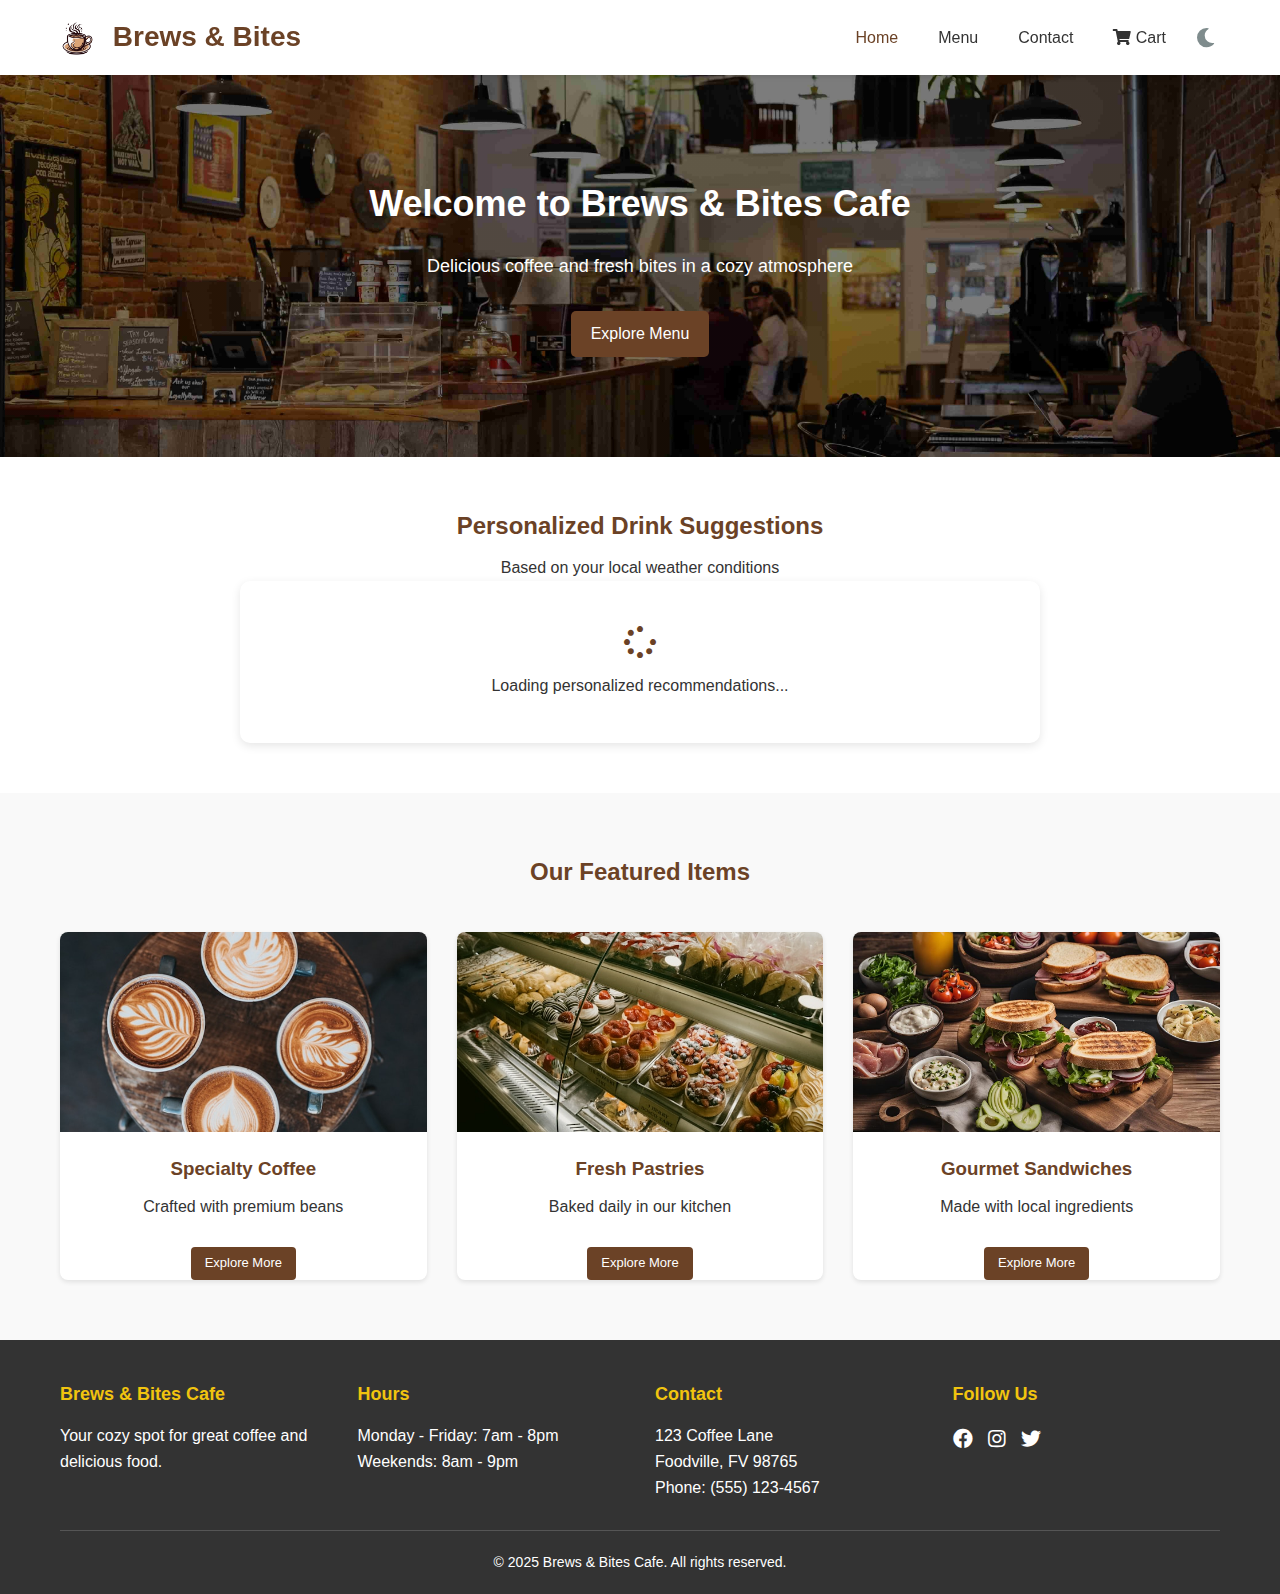
<file: index.html>
<!DOCTYPE html>
<html lang="en">
<head>
    <meta charset="UTF-8">
    <meta name="viewport" content="width=device-width, initial-scale=1.0">
    <meta name="description" content="Brews & Bites Cafe - Your cozy spot for great coffee and delicious food.">
    <meta name="keywords" content="Cafe, Coffee, Pastries, Sandwiches, Food">
    <meta name="author" content="Brews & Bites Cafe">
    <title>Brews & Bites Cafe</title>
      
    <link rel="stylesheet" href="https://cdnjs.cloudflare.com/ajax/libs/font-awesome/5.15.4/css/all.min.css">
    <link rel="stylesheet" href="css/styles.css">
</head>
<!-- This is the header section of the page -->
<body>
    <header>
        <div class="container">
            <div class="logo">
                <a href="index.html">
                    <h1>
                        
                        <img src="images/cafe-icon.png" alt="Cafe Logo" style="height:35px; width:35px; vertical-align: middle;" >
                        Brews & Bites
                    </h1>
                </a>
            </div>
            <nav>
                <!-- This is the checkbox for the mobile menu
                It is hidden but used to toggle the menu -->
                <input type="checkbox" id="check">
                <label for="check" class="checkbtn">
                    <i class="fas fa-bars"></i>
                </label>
                <ul>
                    <li><a href="index.html" class="active">Home</a></li>
                    <li><a href="menu.html">Menu</a></li>
                    
                    <li><a href="index.html#contact">Contact</a></li>
                    
                    <li><a href="cart.html" class="cart-icon">
                        <i class="fas fa-shopping-cart"></i> Cart
                        <span class="cart-count">0</span>
                        </a>
                    </li>
                    
                </ul>
               
            </nav>
            <div class="theme-toggle">
                <button id="theme-toggle-btn" aria-label="Toggle dark mode">
                    <i class="fas fa-moon"></i>
                </button>
            </div>
        </div>
    </header>

    <main>
        <section class="hero">
            <div class="container">
                
                <h2>Welcome to Brews & Bites Cafe</h2>
                <p>Delicious coffee and fresh bites in a cozy atmosphere</p>
                <a href="menu.html" class="btn">Explore Menu</a>
            </div>
        </section>
        <section class="weather-suggestions">
             <div class="container">
                <h2>Personalized Drink Suggestions</h2>
                <p>Based on your local weather conditions</p>
                <div id="weather-suggestion" class="suggestion-container">
                <div class="loading">
                    <i class="fas fa-spinner fa-spin"></i>
                    <p>Loading personalized recommendations...</p>
                </div>
            </div>
        </div>
    </section>

        <section class="featured">
            <div class="container">
                <h2>Our Featured Items</h2>
                <div class="featured-items">
                    <div class="item">
                        <img src="images/special-coffee.jpg" alt="Specialty Coffee" width="300" height="200" loading="lazy">
                        <h3>Specialty Coffee</h3>
                        <p>Crafted with premium beans</p>
                        <a href="menu.html#coffee" class="explore-btn">Explore More</a>
                    </div>
                    <div class="item">
                        <img src="images/pastry.jpg" alt="Fresh Pastries" width="300" height="200" loading="lazy">
                        <h3>Fresh Pastries</h3>
                        <p>Baked daily in our kitchen</p>
                        <a href="menu.html#pastries" class="explore-btn">Explore More</a>
                    </div>
                    <div class="item">
                        <img src="images/sandwich.jpg" alt="Gourmet Sandwiches" width="300" height="200" loading="lazy">
                        <h3>Gourmet Sandwiches</h3>
                        <p>Made with local ingredients</p>
                        <a href="menu.html#sandwiches" class="explore-btn">Explore More</a>
                    </div>
                </div>
            </div>
        </section>
    </main>

    <footer>
        <div class="container">
            <div class="footer-content">
                <div class="footer-section">
                    <h3>Brews & Bites Cafe</h3>
                    <p>Your cozy spot for great coffee and delicious food.</p>
                </div>
                <div class="footer-section">
                    <h3>Hours</h3>
                    <p>Monday - Friday: 7am - 8pm</p>
                    <p>Weekends: 8am - 9pm</p>
                </div>
                <div class="footer-section" id="contact">
                    <h3>Contact</h3>
                    <p>123 Coffee Lane</p>
                    <p>Foodville, FV 98765</p>
                    <p>Phone: (555) 123-4567</p>
                </div>
                <div class="footer-section">
                    <h3>Follow Us</h3>
                    <div class="social-icons">
                        <a href="#"><i class="fab fa-facebook"></i></a>
                        <a href="#"><i class="fab fa-instagram"></i></a>
                        <a href="#"><i class="fab fa-twitter"></i></a>
                    </div>
                </div>
            </div>
            <div class="copyright">
                <p>&copy; 2025 Brews & Bites Cafe. All rights reserved.</p>
            </div>
        </div>
    </footer>

    <script src="js/script.js"></script>
    <script src="js/weather.js"></script>
    <script src="js/cart.js"></script>
    <script src="js/theme-toggle.js"></script>
    
    
</body>
</html>
</file>
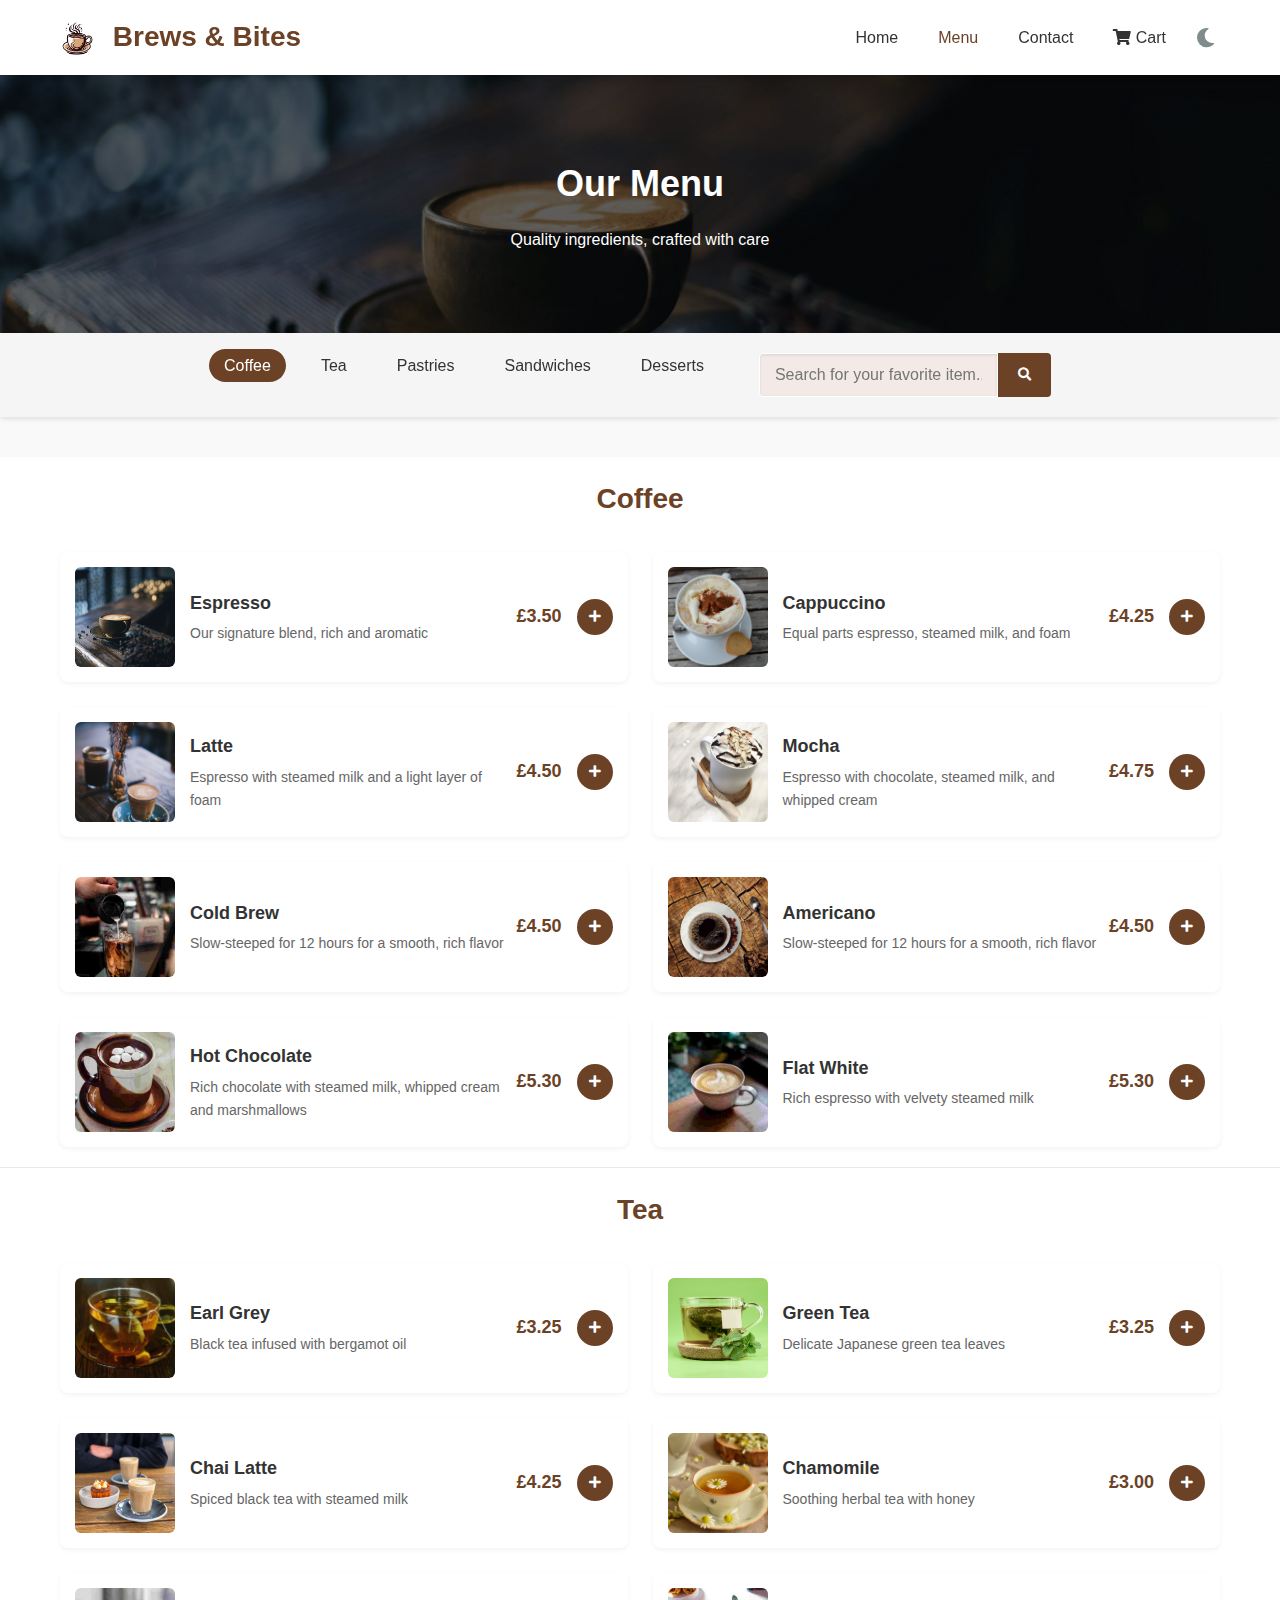
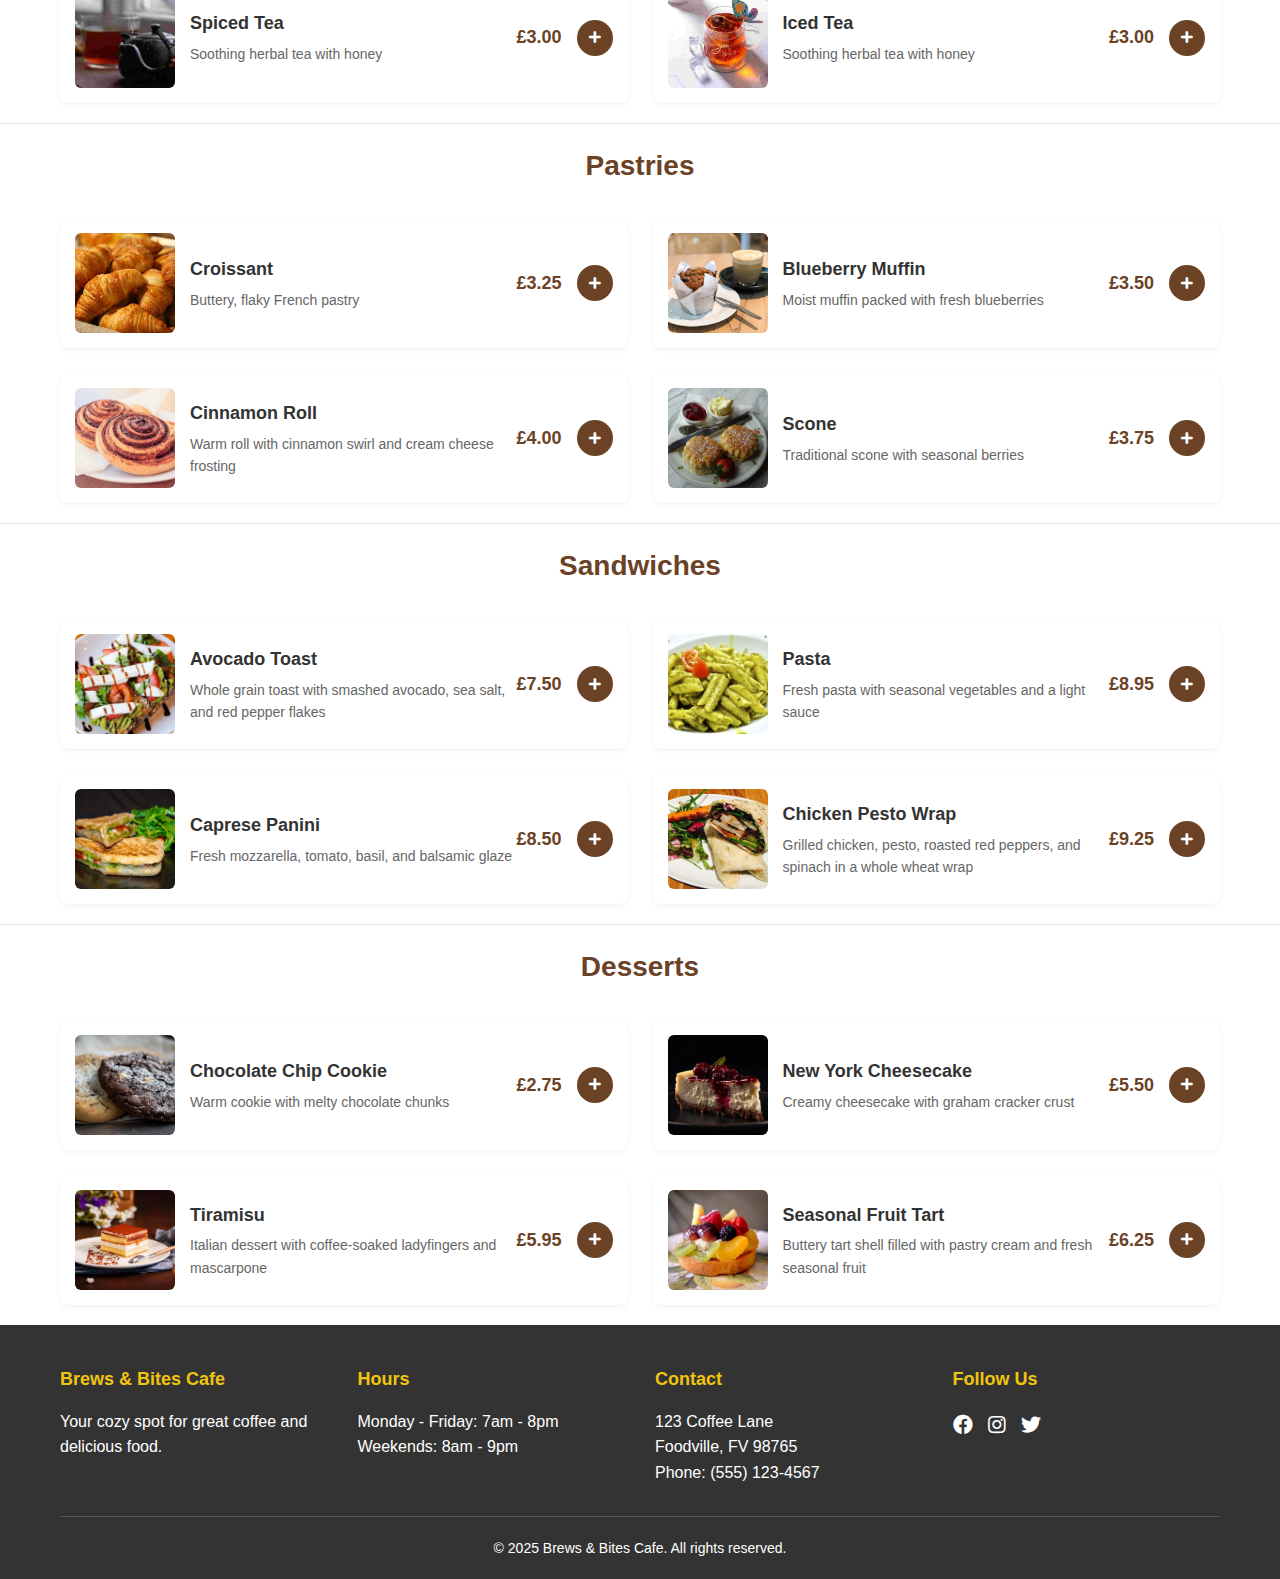
<file: menu.html>
<!DOCTYPE html>
<html lang="en">
<head>
    <meta charset="UTF-8">
    <meta name="viewport" content="width=device-width, initial-scale=1.0">
    <link rel="icon" href="assets/images/favicon.ico" type="image/x-icon" sizes="32x32">
    <title>Menu - Brews & Bites Cafe</title>
    <link rel="stylesheet" href="css/styles.css">
    <link rel="stylesheet" href="https://cdnjs.cloudflare.com/ajax/libs/font-awesome/5.15.4/css/all.min.css">
    
</head>
<body>
    <header>
        
        <div class="container">
                <div class="logo">
                    <a href="index.html">
                        <h1>
                            <img src="assets/images/cafe-icon.png" alt="Cafe Logo" style="height:35px; width:35px; vertical-align: middle;">
                            Brews & Bites
                        </h1>
                    </a>
                </div>
            <nav>
                <input type="checkbox" id="check">
                <label for="check" class="checkbtn">
                    <i class="fas fa-bars"></i>
                </label>
                <ul>
                    <li><a href="index.html">Home</a></li>
                    <li><a href="menu.html" class="active">Menu</a></li>
                    
                    <li><a href="index.html#contact">Contact</a></li>
                    <li><a href="cart.html" class="cart-icon">
                        <i class="fas fa-shopping-cart"></i> Cart
                        <span class="cart-count">0</span>
                    </a>
                    </li>
                    
                </ul>
            </nav>
            <div class="theme-toggle">
                <button id="theme-toggle-btn" aria-label="Toggle dark mode">
                    <i class="fas fa-moon"></i>
                </button>
            </div>
        </div>
    </header>

    <main id="menu-page">
        <section class="menu-hero">
            <div class="container">
                <h2>Our Menu</h2>
                <p>Quality ingredients, crafted with care</p>
            </div>
        </section>
        

        <div class="menu-nav">
            <div class="container">
                <ul class="menu-tabs">
                    <li><a href="#coffee" class="active">Coffee</a></li>
                    <li><a href="#tea">Tea</a></li>
                    <li><a href="#pastries">Pastries</a></li>
                    <li><a href="#sandwiches">Sandwiches</a></li>
                    <li><a href="#desserts">Desserts</a></li>
                    <li>
                        <div class="container">
                            <div class="search-container">
                                <input type="text" placeholder="Search for your favorite item..." id="menu-search-input" style="background-color: #f3eae7;">
                                <button id="search-button"><i class="fas fa-search"></i></button>
                            </div>
                        </div>
                    </li>
            </ul>
            </div>
        </div>
        <div class="menu-search">
             <div id ="search-results" class="search-results hidden">
                
                <div class="menu-items" id="search-results-items">
                    <!-- Search results will be dynamically inserted here -->
                </div>
                <button id="clear-search" class="btn">Back to Menu</button>
            </div>
           
        </div>

        <section id="coffee" class="menu-section">
            <div class="container">
                <h3>Coffee</h3>
                <div class="menu-items">
                    <div class="menu-item">
                        <div class="menu-item-image">
                            <img src="assets/images/menu-hero.jpg" alt="Espresso" loading="lazy">
                        </div>
                        <div class="menu-item-content">
                            <div class="menu-item-info">
                                <h4>Espresso</h4>
                                <p>Our signature blend, rich and aromatic</p>
                            </div>
                            <div class="menu-item-price">
                                <span>£3.50</span>
                                <button class="add-to-cart"><i class="fas fa-plus"></i></button>
                            </div>
                        </div>    
                    </div>

                    <div class="menu-item">
                        <div class="menu-item-image">
                            <img src="assets/images/coffee/cappiccino.jpg" alt="Cappuccino" loading="lazy">
                        </div>
                        <div class="menu-item-info">
                            <h4>Cappuccino</h4>
                            <p>Equal parts espresso, steamed milk, and foam</p>
                        </div>
                        <div class="menu-item-price">
                            <span>£4.25</span>
                            <button class="add-to-cart"><i class="fas fa-plus"></i></button>
                        </div>
                    </div>


                    <div class="menu-item">
                        <div class="menu-item-image">
                            <img src="assets/images/coffee/latte.jpg" alt="Latte" loading="lazy">
                        </div>
                        <div class="menu-item-info">
                            <h4>Latte</h4>
                            <p>Espresso with steamed milk and a light layer of foam</p>
                        </div>
                        <div class="menu-item-price">
                            <span>£4.50</span>
                            <button class="add-to-cart"><i class="fas fa-plus"></i></button>
                        </div>
                    </div>
                    <div class="menu-item">
                        <div class="menu-item-image">
                            <img src="assets/images/coffee/cafe-mocha.jpg" alt="Mocha" loading="lazy">
                        </div>
                        <div class="menu-item-info">
                            <h4>Mocha</h4>
                            <p>Espresso with chocolate, steamed milk, and whipped cream</p>
                        </div>
                        <div class="menu-item-price">
                            <span>£4.75</span>
                            <button class="add-to-cart"><i class="fas fa-plus"></i></button>
                        </div>
                    </div>
                    <div class="menu-item">
                        <div class="menu-item-image">
                            <img src="assets/images/coffee/iced-coffee.jpg" alt="Iced Coffee" loading="lazy">
                        </div>
                        <div class="menu-item-info">
                            <h4>Cold Brew</h4>
                            <p>Slow-steeped for 12 hours for a smooth, rich flavor</p>
                        </div>
                        <div class="menu-item-price">
                            <span>£4.50</span>
                            <button class="add-to-cart"><i class="fas fa-plus"></i></button>
                        </div>
                    </div>
                    <div class="menu-item">
                        <div class="menu-item-image">
                            <img src="assets/images/coffee/americano.jpg" alt="Americano" loading="lazy">
                        </div>
                        <div class="menu-item-info">
                            <h4>Americano</h4>
                            <p>Slow-steeped for 12 hours for a smooth, rich flavor</p>
                        </div>
                        <div class="menu-item-price">
                            <span>£4.50</span>
                            <button class="add-to-cart"><i class="fas fa-plus"></i></button>
                        </div>
                    </div>
                    <div class="menu-item">
                        <div class="menu-item-image">
                            <img src="assets/images/coffee/hot-chocolate.jpg" alt="Hot Chocolate" loading="lazy">
                        </div>
                        <div class="menu-item-info">
                            <h4>Hot Chocolate</h4>
                            <p>Rich chocolate with steamed milk, whipped cream and marshmallows</p>
                            
                        </div>
                        <div class="menu-item-price">
                            <span>£5.30</span>
                            <button class="add-to-cart"><i class="fas fa-plus"></i></button>
                        </div>
                    </div>
                    <div class="menu-item">
                        <div class="menu-item-image">
                            <img src="assets/images/coffee/flat-white.jpg" alt="Flat white" loading="lazy">
                        </div>
                        <div class="menu-item-info">
                            <h4>Flat White</h4>
                            <p>Rich espresso with velvety steamed milk</p>
                                                       
                        </div>
                        <div class="menu-item-price">
                            <span>£5.30</span>
                            <button class="add-to-cart"><i class="fas fa-plus"></i></button>
                        </div>
                    </div>
                </div>
            </div>
        </section>

        <section id="tea" class="menu-section">
            <div class="container">
                <h3>Tea</h3>
                <div class="menu-items">
                    
                        <div class="menu-item">
                            <div class="menu-item-image">
                                <img src="assets/images/tea/earl-gray.jpg" alt="Earl-gray" loading="lazy">
                        </div>
                        <div class="menu-item-info">
                            <h4>Earl Grey</h4>
                            <p>Black tea infused with bergamot oil</p>
                        </div>
                        <div class="menu-item-price">
                            <span>£3.25</span>
                            <button class="add-to-cart"><i class="fas fa-plus"></i></button>
                        </div>
                    </div>
                    <div class="menu-item">
                        <div class="menu-item-image">
                            <img src="assets/images/tea/green-tea.jpg" alt="Green Tea" loading="lazy">
                        </div>
                        <div class="menu-item-info">
                            <h4>Green Tea</h4>
                            <p>Delicate Japanese green tea leaves</p>
                        </div>
                        <div class="menu-item-price">
                            <span>£3.25</span>
                            <button class="add-to-cart"><i class="fas fa-plus"></i></button>
                        </div>
                    </div>
                    <div class="menu-item">
                        <div class="menu-item-image">
                            <img src="assets/images/tea/chai-latte.jpg" alt="Chai Latte" loading="lazy">
                        </div>
                        <div class="menu-item-info">
                            <h4>Chai Latte</h4>
                            <p>Spiced black tea with steamed milk</p>
                        </div>
                        <div class="menu-item-price">
                            <span>£4.25</span>
                            <button class="add-to-cart"><i class="fas fa-plus"></i></button>
                        </div>
                    </div>
                    <div class="menu-item">
                        <div class="menu-item-image">
                            <img src="assets/images/tea/chamomile.jpg" alt="Chamomile" loading="lazy">
                        </div>
                        <div class="menu-item-info">
                            <h4>Chamomile</h4>
                            <p>Soothing herbal tea with honey</p>
                        </div>
                        <div class="menu-item-price">
                            <span>£3.00</span>
                            <button class="add-to-cart"><i class="fas fa-plus"></i></button>
                        </div>
                    </div>
                    <div class="menu-item">
                        <div class="menu-item-image">
                            <img src="assets/images/tea/spiced-tea.jpg" alt="Spiced Tea" loading="lazy">
                        </div>
                        <div class="menu-item-info">
                            <h4>Spiced Tea</h4>
                            <p>Soothing herbal tea with honey</p>
                        </div>
                        <div class="menu-item-price">
                            <span>£3.00</span>
                            <button class="add-to-cart"><i class="fas fa-plus"></i></button>
                        </div>
                    </div>
                    <div class="menu-item">
                        <div class="menu-item-image">
                            <img src="assets/images/tea/iced-tea.jpg" alt="Iced Tea" loading="lazy">
                        </div>
                        <div class="menu-item-info">
                            <h4>Iced Tea</h4>
                            <p>Soothing herbal tea with honey</p>
                        </div>
                        <div class="menu-item-price">
                            <span>£3.00</span>
                            <button class="add-to-cart"><i class="fas fa-plus"></i></button>
                        </div>
                    </div>
                </div>
            </div>
        </section>

        <section id="pastries" class="menu-section">
            <div class="container">
                <h3>Pastries</h3>
                <div class="menu-items">

                    
                    <div class="menu-item">
                        <div class="menu-item-image">
                          <img src="assets/images/pastries/croissant.jpg" alt="Croissant" loading="lazy">
                        </div>
                        <div class="menu-item-info">
                            <h4>Croissant</h4>
                            <p>Buttery, flaky French pastry</p>
                        </div>
                        <div class="menu-item-price">
                            <span>£3.25</span>
                            <button class="add-to-cart"><i class="fas fa-plus"></i></button>
                        </div>
                    </div>
                    <div class="menu-item">
                        <div class="menu-item-image">
                            <img src="assets/images/pastries/blueBerryMuffin.jpg" alt="Blueberyy Muffin" loading="lazy">
                        </div>
                        <div class="menu-item-info">
                            <h4>Blueberry Muffin</h4>
                            <p>Moist muffin packed with fresh blueberries</p>
                        </div>
                        <div class="menu-item-price">
                            <span>£3.50</span>
                            <button class="add-to-cart"><i class="fas fa-plus"></i></button>
                        </div>
                    </div>
                    <div class="menu-item">
                        <div class="menu-item-image">
                            <img src="assets/images/pastries/cinnamon-rolls.jpg" alt="Cinnamon-rolls" loading="lazy">
                        </div>
                        <div class="menu-item-info">
                            <h4>Cinnamon Roll</h4>
                            <p>Warm roll with cinnamon swirl and cream cheese frosting</p>
                        </div>
                        <div class="menu-item-price">
                            <span>£4.00</span>
                            <button class="add-to-cart"><i class="fas fa-plus"></i></button>
                        </div>
                    </div>
                    <div class="menu-item">
                        <div class="menu-item-image">
                            <img src="assets/images/pastries/scones.jpg" alt="Scones" loading="lazy">
                        </div>
                        <div class="menu-item-info">
                            <h4>Scone</h4>
                            <p>Traditional scone with seasonal berries</p>
                        </div>
                        <div class="menu-item-price">
                            <span>£3.75</span>
                            <button class="add-to-cart"><i class="fas fa-plus"></i></button>
                        </div>
                    </div>
                </div>
            </div>
        </section>

        <section id="sandwiches" class="menu-section">
            <div class="container">
                <h3>Sandwiches</h3>
                <div class="menu-items">
                    <div class="menu-item">
                        <div class="menu-item-image">
                            <img src="assets/images/sandwiches/avocado-toast.jpg" alt="Avacado Toast" loading="lazy">
                       </div>
                        <div class="menu-item-info">
                            <h4>Avocado Toast</h4>
                            <p>Whole grain toast with smashed avocado, sea salt, and red pepper flakes</p>
                        </div>
                        <div class="menu-item-price">
                            <span>£7.50</span>
                            <button class="add-to-cart"><i class="fas fa-plus"></i></button>
                        </div>
                    </div>
                    <div class="menu-item">
                        <div class="menu-item-image">
                            <img src="assets/images/sandwiches/pasta.jpg" alt="Pasta" loading="lazy">
                        </div>
                        <div class="menu-item-info">
                            <h4>Pasta</h4>
                            <p>Fresh pasta with seasonal vegetables and a light sauce</p>
                            
                        </div>
                        <div class="menu-item-price">
                            <span>£8.95</span>
                            <button class="add-to-cart"><i class="fas fa-plus"></i></button>
                        </div>
                    </div>
                    <div class="menu-item">
                        <div class="menu-item-image">
                            <img src="assets/images/sandwiches/cheese-Panini.jpg" alt="Caprese Panini" loading="lazy">
                        </div>
                        <div class="menu-item-info">
                            <h4>Caprese Panini</h4>
                            <p>Fresh mozzarella, tomato, basil, and balsamic glaze</p>
                        </div>
                        <div class="menu-item-price">
                            <span>£8.50</span>
                            <button class="add-to-cart"><i class="fas fa-plus"></i></button>
                        </div>
                    </div>
                    <div class="menu-item">
                        <div class="menu-item-image">
                            <img src="assets/images/sandwiches/chicken-pesto-wrap.jpg" alt="Espresso" loading="lazy">
                        </div>
                        <div class="menu-item-info">
                            <h4>Chicken Pesto Wrap</h4>
                            <p>Grilled chicken, pesto, roasted red peppers, and spinach in a whole wheat wrap</p>
                        </div>
                        <div class="menu-item-price">
                            <span>£9.25</span>
                            <button class="add-to-cart"><i class="fas fa-plus"></i></button>
                        </div>
                    </div>
                </div>
            </div>
        </section>

        <section id="desserts" class="menu-section">
            <div class="container">
                <h3>Desserts</h3>
                <div class="menu-items">
                    <div class="menu-item">
                        <div class="menu-item-image">
                            <img src="assets/images/desserts/cookies.jpg" alt="Chocolate Chip Cookie" loading="lazy">
                        </div>
                        <div class="menu-item-info">
                            <h4>Chocolate Chip Cookie</h4>
                            <p>Warm cookie with melty chocolate chunks</p>
                        </div>
                        <div class="menu-item-price">
                            <span>£2.75</span>
                            <button class="add-to-cart"><i class="fas fa-plus"></i></button>
                        </div>
                    </div>
                    <div class="menu-item">
                        <div class="menu-item-image">
                            <img src="assets/images/desserts/cheese-cake-1.jpg" alt="Cheesecake" loading="lazy">
                        </div>
                        <div class="menu-item-info">
                            <h4>New York Cheesecake</h4>
                            <p>Creamy cheesecake with graham cracker crust</p>
                        </div>
                        <div class="menu-item-price">
                            <span>£5.50</span>
                            <button class="add-to-cart"><i class="fas fa-plus"></i></button>
                        </div>
                    </div>
                    <div class="menu-item">
                        <div class="menu-item-image">
                            <img src="assets/images/desserts/tiramisu.jpg" alt="Tiramisu" loading="lazy">
                        </div>
                        <div class="menu-item-info">
                            <h4>Tiramisu</h4>
                            <p>Italian dessert with coffee-soaked ladyfingers and mascarpone</p>
                        </div>
                        <div class="menu-item-price">
                            <span>£5.95</span>
                            <button class="add-to-cart"><i class="fas fa-plus"></i></button>
                        </div>
                    </div>
                    <div class="menu-item">
                        <div class="menu-item-image">
                            <img src="assets/images/desserts/fruit-tart.jpg" alt="Fruit Tart" loading="lazy">
                        </div>
                        <div class="menu-item-info">
                            <h4>Seasonal Fruit Tart</h4>
                            <p>Buttery tart shell filled with pastry cream and fresh seasonal fruit</p>
                        </div>
                        <div class="menu-item-price">
                            <span>£6.25</span>
                            <button class="add-to-cart"><i class="fas fa-plus"></i></button>
                        </div>
                    </div>
                </div>
            </div>
        </section>
    </main>

    <footer>
        <div class="container">
            <div class="footer-content">
                <div class="footer-section">
                    <h3>Brews & Bites Cafe</h3>
                    <p>Your cozy spot for great coffee and delicious food.</p>
                </div>
                <div class="footer-section">
                    <h3>Hours</h3>
                    <p>Monday - Friday: 7am - 8pm</p>
                    <p>Weekends: 8am - 9pm</p>
                </div>
                <div class="footer-section">
                    <h3>Contact</h3>
                    <p>123 Coffee Lane</p>
                    <p>Foodville, FV 98765</p>
                    <p>Phone: (555) 123-4567</p>
                </div>
                <div class="footer-section">
                    <h3>Follow Us</h3>
                    <div class="social-icons">
                        <a href="#"><i class="fab fa-facebook"></i></a>
                        <a href="#"><i class="fab fa-instagram"></i></a>
                        <a href="#"><i class="fab fa-twitter"></i></a>
                    </div>
                </div>
            </div>
            <div class="copyright">
                <p>&copy; 2025 Brews & Bites Cafe. All rights reserved.</p>
            </div>
        </div>
    </footer>

    <script src="js/script.js"></script>
    <script src="js/cart.js"></script>
    <script src="js/search.js"></script>
    <script src="js/theme-toggle.js"></script>
</body>
</html>
</file>
<file: css/styles.css>
/* Base Styles */
:root {
  /* Light theme (default) */
  --background-color: #fff;
  --text-color: #333;
  --header-bg: #f9f5f1;
  --card-bg: #ffffff;
  --card-shadow: 0 2px 5px rgba(0,0,0,0.1);
  --primary-color: #6b4226;
  --secondary-color: white;
  --accent-color: #e74c3c;
  --border-color: #ddd;
  
  --menu-section-bg: #fff;
  --input-bg: #f9f9f9;
  
  --buttn-hover-bg: #8c5e38;
  --buttn-text-color: #fff;
  --menu-nav-bar: #f5f5f5;
  --menu-item-info:#666;
  --cart-item-bg:white;
}


[data-theme="dark"] {
  /* Dark theme */
  --background-color: #222;
  --text-color: #f0f0f0;
  --header-bg: #2c2c2c;
  --card-bg: #333;
  --card-shadow: 0 2px 5px rgba(0,0,0,0.3);
  --primary-color: white;
  --secondary-color: #6b4226;
  --accent-color: #ff6b6b;
  --border-color: #555;
  --footer-bg: #fff;
  --menu-section-bg: #333;
  --input-bg: #222;
  --buttn-bg: #fff;
  --buttn-hover-bg: #8c5e38;
  --buttn-text-color:#6b4226;
  --menu-nav-bar: #8c5e38;
  --menu-item-info: white;
  --cart-item-bg:#8c5e38
}

* {
    margin: 0;
    padding: 0;
    box-sizing: border-box;
}

body {
    font-family: 'Arial', sans-serif;
    line-height: 1.6;
    color: var(--text-color);
}
.logo img {
    height: 40px;
    width: 40px;
    border-radius: 50%;
    object-fit: cover;
    vertical-align: middle;
    margin-right: 10px;
}

.container {
    max-width: 1200px;
    margin: 0 auto;
    padding: 0 20px;
}

a {
    text-decoration: none;
    color: inherit;
}

ul {
    list-style: none;
}

img {
    max-width: 100%;
    height: auto;
}

.btn {
    display: inline-block;
    background: var(--primary-color);
    color: var(--buttn-text-color);
    padding: 10px 20px;
    border-radius: 5px;
    transition: background 0.3s ease;
}

.btn:hover {
    background: var(--buttn-hover-bg);
}


/* Header Styles */
header {
    background-color: var(--background-color);
    box-shadow: var(--card-shadow);
    position: sticky;
    top: 0;
    z-index: 100;
}

header .container {
    display: flex;
    justify-content: space-between;
    align-items: center;
    padding: 15px 20px;
}

.logo h1 {
    font-size: 28px;
    color:var(--primary-color);
}

nav{
    margin-left: auto;
}

nav ul {
    display: flex;
}

nav ul li {
    margin-left: 20px;
}

nav ul li a {
    padding: 10px;
    font-weight: 500;
    transition: color 0.3s ease;
}

nav ul li a:hover, nav ul li a.active {
    color:var(--primary-color);
}

.cart-icon {
    position: relative;
}

.checkbtn {
    font-size: 24px;
    cursor: pointer;
    display: none;
}

#check {
    display: none;
}

/* Hero Section */
.hero {
    background: linear-gradient(rgba(0, 0, 0, 0.5), rgba(0, 0, 0, 0.5)), url('../assets/images/cafe-hero.jpg');
    background-size: cover;
    background-position: center;
    color: white;
    text-align: center;
    padding: 100px 20px;
}

.hero h2 {
    font-size: 36px;
    margin-bottom: 20px;
}

.hero p {
    font-size: 18px;
    margin-bottom: 30px;
}

/* Featured Section */
.featured {
    padding: 60px 0;
    background-color: var(--input-bg);
}

.featured h2 {
    text-align: center;
    margin-bottom: 40px;
    color: var(--primary-color);
}

.featured-items {
    display: grid;
    grid-template-columns: repeat(auto-fit, minmax(300px, 1fr));
    gap: 30px;
}
/* Featured explore button styles */
.explore-btn {
    display: inline-block;  /* Change from block to inline-block */
    background-color: var(--primary-color);
    color:var(--buttn-text-color);
    padding: 6px 14px;
    border-radius: 4px;
    margin: 12px auto 0 auto;
    text-decoration: none;
    font-size: 13px;
    transition: background-color 0.3s ease;
    text-align: center;
    min-width: 80px;
    max-width: 120px;  /* Add a maximum width */
}
.explore-btn:hover {
    background-color: #8D6E63;
}

.item {
    background: var(--background-color);
    border-radius: 8px;
    overflow: hidden;
    box-shadow: var(--card-shadow);
    transition: transform 0.3s ease;
    text-align: center;
}

.item:hover {
    transform: translateY(-5px);
}

.item img {
    width: 100%;
    height: 200px;
    object-fit: cover;
}

.item h3, .item p {
    padding: 0 15px;
}

.item h3 {
    margin: 15px 0 10px;
    color:var(--primary-color);
}

.item p {
    margin-bottom: 15px;
}

/* Footer Styles */
footer {
    background-color:#333;
    color:white;
    padding: 40px 0 20px;
}

.footer-content {
    display: grid;
    grid-template-columns: repeat(auto-fit, minmax(200px, 1fr));
    gap: 30px;
    margin-bottom: 30px;
}

.footer-section h3 {
    font-size: 18px;
    margin-bottom: 15px;
    color: #f1c40f;
}

.social-icons {
    display: flex;
    gap: 15px;
    margin-top: 10px;
}

.social-icons a {
    font-size: 20px;
    transition: color 0.3s ease;
}

.social-icons a:hover {
    color: #f1c40f;
}

.copyright {
    text-align: center;
    border-top: 1px solid #555;
    padding-top: 20px;
    font-size: 14px;
}


/* Responsive Design */
@media (max-width: 768px) {
    .checkbtn {
        display: block;
    }
    
    nav ul {
        position: fixed;
        width: 100%;
        height: 100vh;
        background: var(--text-color);
        top: 80px;
        left: -100%;
        flex-direction: column;
        text-align: center;
        transition: all 0.5s;
        z-index: 999;
    }
    
    nav ul li {
        display: block;
        margin: 30px 0;
        line-height: 30px;
    }
    
    nav ul li a {
        font-size: 20px;
        color: var(--secondary-color);
    }
    
    #check:checked ~ ul {
        left: 0;
    }
    
    .hero h2 {
        font-size: 28px;
    }
    
    .hero p {
        font-size: 16px;
    }
    
    .footer-content {
        grid-template-columns: 1fr;
        text-align: center;
    }
    
    .social-icons {
        justify-content: center;
    }
}


/* Menu Page Styles */
#menu-page {
    background-color: var(--background-color);
}
.menu-hero {
   background: linear-gradient(rgba(0, 0, 0, 0.6), rgba(0, 0, 0, 0.6)), url('../assets/images/menu-hero.jpg');
    background-size: cover;
    background-position: center;
    color: white;
    text-align: center;
    padding: 80px 20px;
}


.menu-hero h2 {
    
    font-size: 36px;
    margin-bottom: 15px;
}

.menu-nav {
    background-color: var(--menu-nav-bar);
    padding: 15px 0;
    position: sticky;
    top: 80px;
    z-index: 90;
    box-shadow: 0 2px 5px rgba(0, 0, 0, 0.1);
}

.menu-tabs {
    display: flex;
    justify-content: center;
    flex-wrap: wrap;
}

.menu-tabs li {
    margin: 5px 10px;
}

.menu-tabs a {
    padding: 8px 15px;
    border-radius: 20px;
    transition: all 0.3s ease;
    font-weight: 500;
}

.menu-tabs a:hover, .menu-tabs a.active {
    background-color: var(--primary-color);
    color: var(--secondary-color);
}

.menu-section {
    padding: 20px 0;
    border-bottom: 1px solid #eaeaea;
}

.menu-section:last-child {
    border-bottom: none;
}

.menu-section h3 {
    text-align: center;
    color:var(--primary-color);
    margin-bottom: 30px;
    font-size: 28px;
}


.menu-items {
    display: grid;
    grid-template-columns: repeat(auto-fit, minmax(450px, 1fr));
    gap: 25px;
}

.menu-item {
    display: flex;
    justify-content: space-between;
    align-items: center;
    padding: 15px;
    background-color: var(--secondary-color);
    border-radius: 8px;
    box-shadow: 0 2px 5px rgba(0, 0, 0, 0.05);
    transition: transform 0.3s ease;
}

.menu-item:hover {
    transform: translateY(-3px);
    box-shadow: 0 4px 8px rgba(0,0,0,0.15);
}

.menu-item-image {
    width: 100px;
    height: 100px;
    margin-right: 15px;
    border-radius: 6px;
    overflow: hidden;
    flex-shrink: 0;
}

.menu-item-image img {
    width: 100%;
    height: 100%;
    object-fit: cover;
    transition: transform 0.3s ease;
}

.menu-item:hover .menu-item-image img {
    transform: scale(1.05);
}

.menu-item-content {
    flex: 1;
    display: flex;
    justify-content: space-between;
}
/* ------------ */


.menu-item-info {
    flex: 1;
}

.menu-item-info h4 {
    font-size: 18px;
    margin-bottom: 5px;
    color:var(--text-color);
}

.menu-item-info p {
    color: var(--menu-item-info);
    font-size: 14px;
}

.menu-item-price {
    display: flex;
    align-items: center;
}

.menu-item-price span {
    font-weight: 600;
    font-size: 18px;
    color: var(--primary-color);
    margin-right: 15px;
}
/* ------------------------------------------------ */


/* Responsive adjustments */
@media (max-width: 768px) {
    .menu-item {
        flex-direction: column;
    }
    
    .menu-item-image {
        width: 100%;
        height: 150px;
        margin-right: 0;
        margin-bottom: 15px;
    }
    
    .menu-item-content {
        flex-direction: column;
    }
    
    .menu-item-price {
        margin-top: 10px;
        align-self: flex-end;
    }
}

.menu-item-info p {
    color: var(--menu-item-info);
    font-size: 14px;
}

.menu-item-price {
    display: flex;
    align-items: center;
}

.menu-item-price span {
    font-weight: 600;
    font-size: 18px;
    color:var(--primary-color);
    margin-right: 15px;
}

.add-to-cart {
    background-color: var(--primary-color);
    color: var(--secondary-color);
    border: none;
    border-radius: 50%;
    width: 36px;
    height: 36px;
    display: flex;
    align-items: center;
    justify-content: center;
    cursor: pointer;
    transition: background-color 0.3s ease;
}

.add-to-cart:hover {
    background-color: var(--menu-nav-bar)
}

/* Responsive adjustments for menu page */
@media (max-width: 768px) {
    .menu-tabs {
        overflow-x: auto;
        justify-content: flex-start;
        padding-bottom: 5px;
    }
    
    .menu-items {
        grid-template-columns: 1fr;
    }
    
    .menu-item {
        flex-direction: column;
        align-items: flex-start;
    }
    
    .menu-item-price {
        width: 100%;
        justify-content: space-between;
        margin-top: 15px;
    }
}
    /* add-to-cart confirmation message: */

.add-to-cart {
    background-color: var(--primary-color);
    color: var(--secondary-color);
    border: none;
    border-radius: 50%;
    width: 36px;
    height: 36px;
    display: flex;
    align-items: center;
    justify-content: center;
    cursor: pointer;
    transition: background-color 0.3s ease;
}

.add-to-cart:hover {
    background-color: var(--buttn-hover-bg);
}

/* Responsive adjustments for menu page */
@media (max-width: 768px) {
    .menu-tabs {
        overflow-x: auto;
        justify-content: flex-start;
        padding-bottom: 5px;
    }
    
    .menu-items {
        grid-template-columns: 1fr;
    }
    
    .menu-item {
        flex-direction: column;
        align-items: flex-start;
    }
    
    .menu-item-price {
        width: 100%;
        justify-content: space-between;
        margin-top: 15px;
    }
}


 /* add-to-cart confirmation message: */

.add-confirmation {
    position: absolute;
    background-color:var(--primary-color);
    color: var(--secondary-color);
    padding: 5px 10px;
    border-radius: 4px;
    font-size: 14px;
    bottom: -30px;
    right: 10px;
    animation: fadeIn 0.3s, fadeOut 0.3s 1.2s forwards;
}

@keyframes fadeIn {
    from { opacity: 0; transform: translateY(-10px); }
    to { opacity: 1; transform: translateY(0); }
}

@keyframes fadeOut {
    from { opacity: 1; }
    to { opacity: 0; }
}

 /* Cart Icon Styles */
.cart-count {
    display: inline-flex;
    align-items: center;
    justify-content: center;
    background-color: #e74c3c;
    color: var(--secondary-color);
    border-radius: 50%;
    width: 20px;
    height: 20px;
    font-size: 12px;
    margin-left: 5px;
}

.menu-item {
    position: relative;
}

/* Cart Page Styles */
.cart-section {
    padding: 60px 0;
    background-color: var(--secondary-color);
}

.cart-section h2 {
    color:var(--primary-color);
    margin-bottom: 30px;
    text-align: center;
}

#cart-items {
    margin-bottom: 30px;
}

.cart-item {
    display: flex;
    justify-content: space-between;
    align-items: center;
    padding: 15px;
    margin-bottom: 15px;
    background-color: var(--cart-item-bg);
    border-radius: 8px;
    box-shadow: 0 2px 5px rgba(0, 0, 0, 0.05);
}

.cart-item-info {
    display: flex;
    align-items: center;
    flex: 1;
}

.cart-item-details {
    margin-left: 15px;
}

.cart-item-details h4 {
    margin-bottom: 5px;
    color: var(--text-color);
}

.cart-item-price {
    font-weight: 600;
    color: var(--primary-color);
}

.cart-item-quantity {
    display: flex;
    align-items: center;
    margin: 0 20px;
}

.cart-item-quantity button {
    background-color: #f5f5f5;
    border: 1px solid #ddd;
    width: 30px;
    height: 30px;
    display: flex;
    align-items: center;
    justify-content: center;
    cursor: pointer;
    font-size: 16px;
}

.cart-item-quantity span {
    margin: 0 10px;
    min-width: 30px;
    text-align: center;
}

.cart-item-total {
    font-weight: 600;
    color: var(--primary-color);
    min-width: 80px;
    text-align: right;
}

.cart-item-remove {
    color: #e74c3c;
    background: none;
    border: none;
    cursor: pointer;
    font-size: 18px;
    margin-left: 15px;
}

.cart-summary {
    display: flex;
    flex-wrap: wrap;
    gap: 30px;
    margin-bottom: 30px;
}

.cart-total {
    background-color: var(--secondary-color);
    padding: 20px;
    border-radius: 8px;
    box-shadow: 0 2px 5px rgba(0, 0, 0, 0.05);
    flex: 1;
    min-width: 300px;
}

.cart-total h3 {
    margin-bottom: 15px;
    color: var(--primary-color);
}

.summary-row {
    display: flex;
    justify-content: space-between;
    margin-bottom: 10px;
    padding-bottom: 10px;
    border-bottom: 1px solid #eee;
}

.summary-row.total {
    font-weight: 700;
    font-size: 1.2em;
    color:var(--primary-color);
    border-bottom: none;
}

.cart-actions {
    display: flex;
    flex-direction: column;
    gap: 15px;
    justify-content: flex-end;
    min-width: 200px;
}

.btn-secondary {
    background-color:var(--secondary-color);
    color: var(--text-color);
    border: 1px solid #ddd;
}

.btn-secondary:hover {
    background-color: #e9e9e9;
    color: var(--buttn-hover-bg);

}

/* Checkout Form Styles */
#checkout-form {
    background-color:var(--secondary-color);
    padding: 30px;
    border-radius: 8px;
    box-shadow: 0 2px 5px rgba(0, 0, 0, 0.05);
    margin-bottom: 30px;
}

#checkout-form h3 {
    margin-bottom: 20px;
    color: var(--primary-color);
}

.form-group {
    margin-bottom: 20px;
}

.form-group label {
    display: block;
    margin-bottom: 5px;
    font-weight: 500;
}

.form-group input {
    width: 100%;
    padding: 10px;
    border: 1px solid #ddd;
    border-radius: 4px;
}

.form-row {
    display: flex;
    gap: 15px;
}

.form-group.half {
    flex: 1;
}

/* Receipt Styles */
#receipt {
    background-color: var(--secondary-color);
    padding: 30px;
    border-radius: 8px;
    box-shadow: 0 2px 5px rgba(0, 0, 0, 0.05);
    margin-bottom: 30px;
}

.receipt-header {
    text-align: center;
    margin-bottom: 20px;
    padding-bottom: 20px;
    border-bottom: 1px dashed #ddd;
}

.receipt-header h3 {
    color: var(--primary-color);
    margin-bottom: 10px;
}

#receipt-items {
    margin-bottom: 20px;
}

.receipt-item {
    display: flex;
    justify-content: space-between;
    margin-bottom: 10px;
    padding-bottom: 10px;
    border-bottom: 1px solid #eee;
}

.receipt-item-name {
    flex: 1;
}

.receipt-item-price, .receipt-item-quantity, .receipt-item-total {
    min-width: 80px;
    text-align: right;
}

.receipt-total {
    margin: 20px 0;
}

.receipt-footer {
    text-align: center;
    margin-top: 20px;
    padding-top: 20px;
    border-top: 1px dashed #ddd;
}

.receipt-footer p {
    margin-bottom: 15px;
    font-weight: 500;
}

.receipt-footer .btn {
    margin: 0 10px;
}

/* Utility Classes */
.hidden {
    display: none;
}

#empty-cart-message {
    text-align: center;
    padding: 30px;
    background-color:var(--secondary-color);
    border-radius: 8px;
    box-shadow: 0 2px 5px rgba(0, 0, 0, 0.05);
}

#empty-cart-message a {
    color:var(--primary-color);
    font-weight: 500;
    text-decoration: underline;
}

/* Menu Search Styles */
.menu-search {
    padding: 20px 0;
    background-color: var(--input-bg);
}

.search-container {
    display: flex;
    max-width: 600px;
    margin: 0 auto;
}

#menu-search-input {
    flex: 1;
    padding: 12px 15px;
    font-size: 16px;
    border: 1px solid var(--secondary-color);
    border-radius: 4px 0 0 4px;
    box-shadow: inset 0 1px 3px rgba(0,0,0,0.1);
}

#search-button {
    background-color:var(--primary-color);
    color: var(--secondary-color);
    border: none;
    padding: 0 20px;
    border-radius: 0 4px 4px 0;
    cursor: pointer;
    transition: background-color 0.3s;
}

#search-button:hover {
    background-color: #8D6E63;
}

#search-results {
    margin-top: 30px;
}

#search-results.hidden {
    display: none;
}

#clear-search {
    margin: 20px auto;
    display: block;
    background-color:var(--primary-color);
    color: var(--secondary-color);
    border: none;
    padding: 8px 16px;
    border-radius: 4px;
    cursor: pointer;
}

#clear-search:hover {
    background-color: #8D6E63;
}

.no-results {
    text-align: center;
    padding: 30px;
    font-style: italic;
    color: #777;
}


/* Theme Toggle */
.theme-toggle {
    display: flex;
    align-items: center;
    margin-left: 15px;
}

#theme-toggle-btn {
    background: none;
    border: none;
    color: var(--text-color);
    font-size: 1.2rem;
    cursor: pointer;
    padding: 5px;
    transition: transform 0.3s ease;
    display: flex;
    align-items: center;
    justify-content: center;
}

#theme-toggle-btn:hover {
    transform: rotate(15deg);
}

/* For dark mode */
[data-theme="dark"] #theme-toggle-btn .fa-sun {
    color: #f1c40f; /* Yellow sun color */
}

/* For light mode */
#theme-toggle-btn .fa-moon {
    color: #7f8c8d; /* Gray-blue moon color */
}

/* Weather Suggestion Styles */
.weather-suggestions {
    padding: 50px 0;
    background-color: var(--background-color);
    text-align: center;
}

.weather-suggestions h2 {
    color: var(--primary-color);
    margin-bottom: 10px;
}

.weather-suggestions > p {
    margin-bottom: 30px;
    font-size: 16px;
    color: var(--text-color);
}

.suggestion-container {
    max-width: 800px;
    margin: 0 auto;
    padding: 25px;
    background-color: var(--secondary-color);
    border-radius: 10px;
    box-shadow: 0 3px 10px rgba(0,0,0,0.1);
}

.weather-info {
    display: flex;
    align-items: center;
    justify-content: center;
    margin-bottom: 25px;
    padding-bottom: 15px;
    border-bottom: 1px solid var(--border-color);
}

.weather-icon {
    font-size: 2.5rem;
    margin-right: 20px;
    color: var(--primary-color);
}

.weather-details h4 {
    font-size: 18px;
    margin-bottom: 5px;
}

.suggestion-title {
    margin-bottom: 20px;
}

.suggestion-items {
    display: flex;
    justify-content: center;
    gap: 25px;
    flex-wrap: wrap;
}

.suggestion-item {
    display: flex;
    flex-direction: column;
    align-items: center;
    transition: transform 0.3s ease;
}

.suggestion-item:hover {
    transform: translateY(-5px);
}

.suggestion-item img {
    width: 200px;
    height: 200px;
    object-fit: cover;
    border-radius: 50%;
    margin-bottom: 10px;
}

.suggestion-item span {
    font-weight: 800;
    color: var(--primary-color);
}

.loading {
    display: flex;
    flex-direction: column;
    align-items: center;
    padding: 20px;
}

.loading i {
    font-size: 2rem;
    margin-bottom: 15px;
    color: var(--primary-color);
}

/* Order Button Styles */
.order-button {
    display: inline-block;
    background-color: var(--primary-color);
    color: var(--secondary-color);
    font-weight: 600;
    font-size: 0.9rem;
    text-decoration: none;
    padding: 8px 15px;
    margin-top: 10px;
    border-radius: 25px;
    transition: all 0.3s ease;
    border: 2px solid var(--primary-color);
}

.order-button:hover {
    background-color: transparent;
    color: var(--primary-color);
    transform: translateY(-3px);
    box-shadow: 0 4px 8px rgba(0, 0, 0, 0.1);
}

.order-button:active {
    transform: translateY(-1px);
}

/* Dark mode support */
.dark-mode .order-button {
    background-color: var(--accent-color);
    border-color: var(--accent-color);
}

.dark-mode .order-button:hover {
    background-color: transparent;
    color: var(--accent-color);
}



@media (max-width: 768px) {
    .weather-info {
        flex-direction: column;
        text-align: center;
    }
    
    .weather-icon {
        margin-right: 0;
        margin-bottom: 15px;
    }
}

/* Responsive Styles for Cart Page */
@media (max-width: 768px) {
    .cart-item {
        flex-direction: column;
        align-items: flex-start;
    }
    
    .cart-item-info {
        margin-bottom: 15px;
        width: 100%;
    }
    
    .cart-item-actions {
        display: flex;
        width: 100%;
        justify-content: space-between;
        align-items: center;
    }
    
    .cart-summary {
        flex-direction: column;
    }
    
    .cart-actions {
        width: 100%;
    }
    
    .form-row {
        flex-direction: column;
        gap: 0;
    }
}
</file>
